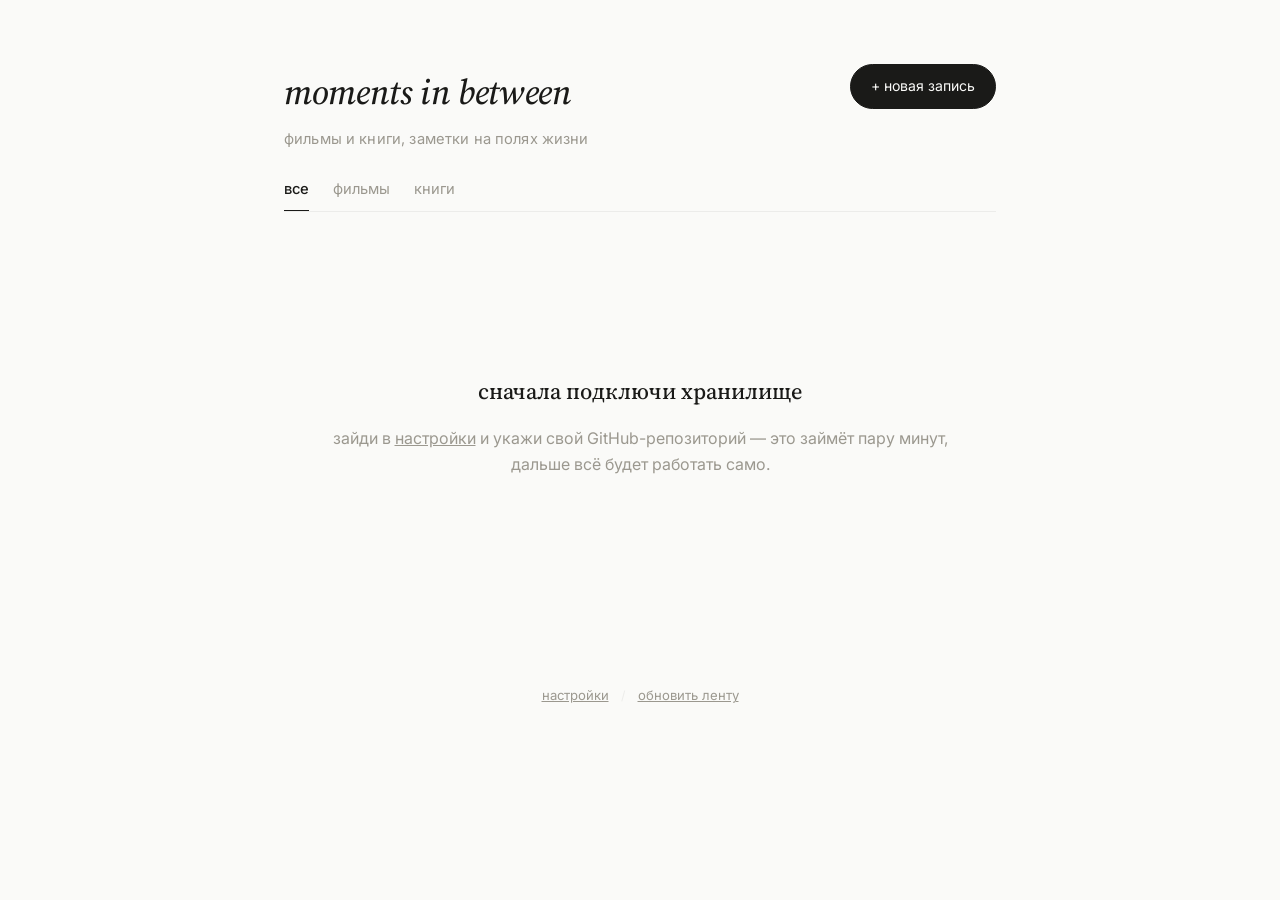
<file: index.html>
<!DOCTYPE html>
<html lang="ru">
<head>
<meta charset="UTF-8" />
<meta name="viewport" content="width=device-width, initial-scale=1.0" />
<title>moments in between</title>
<link rel="preconnect" href="https://fonts.googleapis.com">
<link rel="preconnect" href="https://fonts.gstatic.com" crossorigin>
<link href="https://fonts.googleapis.com/css2?family=Source+Serif+4:ital,wght@0,500;0,600;1,500&family=Inter:wght@400;500;600&display=swap" rel="stylesheet">
<link rel="stylesheet" href="styles.css" />
</head>
<body>

<div class="wrap">
  <header class="site">
    <div class="header-actions">
      <div>
        <h1>moments in between</h1>
        <p class="tagline">фильмы и книги, заметки на полях жизни</p>
      </div>
      <a href="add.html" class="btn primary">+ новая запись</a>
    </div>
    <nav class="tabs" id="tabs">
      <button class="active" data-filter="all">все</button>
      <button data-filter="movie">фильмы</button>
      <button data-filter="book">книги</button>
    </nav>
  </header>

  <main id="feed">
    <!-- записи рендерятся сюда -->
  </main>

  <footer class="site">
    <a href="settings.html">настройки</a>
    <span class="dot-sep" style="margin:0 8px;">/</span>
    <a href="#" id="refreshLink">обновить ленту</a>
  </footer>
</div>

<div class="modal-backdrop" id="modalBackdrop">
  <div class="modal-card" id="modalCard">
    <!-- содержимое модального окна -->
  </div>
</div>

<script src="store.js"></script>
<script>
  let allEntries = [];
  let currentFilter = "all";

  function escapeHtml(str) {
    const div = document.createElement("div");
    div.textContent = str || "";
    return div.innerHTML;
  }

  function initials(title) {
    return (title || "?").trim().slice(0, 1).toUpperCase();
  }

  function formatDate(dateStr) {
    if (!dateStr) return "";
    const d = new Date(dateStr);
    if (isNaN(d)) return dateStr;
    return d.toLocaleDateString("ru-RU", { day: "numeric", month: "long", year: "numeric" });
  }

  function renderStars(rating) {
    const n = parseInt(rating, 10);
    if (!n) return "";
    return "★".repeat(n) + "☆".repeat(5 - n);
  }

  function typeLabel(type) {
    return type === "movie" ? "фильм" : "книга";
  }

  function render() {
    const feed = document.getElementById("feed");
    const filtered = currentFilter === "all"
      ? allEntries
      : allEntries.filter((e) => e.type === currentFilter);

    if (!Store.isConfigured()) {
      feed.innerHTML = `
        <div class="empty-state">
          <h2>сначала подключи хранилище</h2>
          <p>зайди в <a href="settings.html">настройки</a> и укажи свой GitHub-репозиторий — это займёт пару минут, дальше всё будет работать само.</p>
        </div>`;
      return;
    }

    if (filtered.length === 0) {
      feed.innerHTML = `
        <div class="empty-state">
          <h2>здесь пока пусто</h2>
          <p>добавь первую запись — нажми «+ новая запись» наверху.</p>
        </div>`;
      return;
    }

    feed.innerHTML = filtered.map((e) => `
      <article class="entry" data-id="${escapeHtml(e.id)}">
        <div class="entry-cover">
          ${e.cover ? `<img src="${escapeHtml(e.cover)}" alt="" loading="lazy" />` : initials(e.title)}
        </div>
        <div class="entry-body">
          <div class="meta-row">
            <span class="tag ${e.type}">${typeLabel(e.type)}</span>
            <span class="dot-sep">/</span>
            <span class="entry-date">${formatDate(e.date)}</span>
          </div>
          <h2 class="entry-title">${escapeHtml(e.title)}</h2>
          ${e.rating ? `<div class="entry-stars">${renderStars(e.rating)}</div>` : ""}
          <p class="entry-review">${escapeHtml(e.review)}</p>
        </div>
      </article>
    `).join("");
  }

  function openModal(entry) {
    const modalCard = document.getElementById("modalCard");
    const quotesHtml = (entry.quotes || "").trim()
      ? `<div class="modal-quote">${entry.quotes.split("\n").filter(Boolean).map(q => `<p>«${escapeHtml(q)}»</p>`).join("")}</div>`
      : "";

    modalCard.innerHTML = `
      <button class="modal-close" id="modalCloseBtn" aria-label="Закрыть">✕</button>
      <div class="modal-cover">
        ${entry.cover ? `<img src="${escapeHtml(entry.cover)}" alt="" />` : initials(entry.title)}
      </div>
      <div class="modal-meta">
        <span class="tag ${entry.type}">${typeLabel(entry.type)}</span>
        <span class="dot-sep">/</span>
        <span class="entry-date">${formatDate(entry.date)}</span>
      </div>
      <h2 class="modal-title">${escapeHtml(entry.title)}</h2>
      ${entry.rating ? `<div class="modal-stars">${renderStars(entry.rating)}</div>` : ""}
      <p class="modal-review">${escapeHtml(entry.review)}</p>
      ${quotesHtml}
      <div class="modal-actions">
        <button class="btn subtle" id="modalDeleteBtn" data-id="${escapeHtml(entry.id)}">удалить запись</button>
      </div>
    `;
    document.getElementById("modalBackdrop").classList.add("open");
    document.getElementById("modalCloseBtn").addEventListener("click", closeModal);
    document.getElementById("modalDeleteBtn").addEventListener("click", handleDeleteClick);
  }

  let deleteConfirmId = null;

  async function handleDeleteClick(e) {
    const btn = e.target;
    const id = btn.dataset.id;

    if (deleteConfirmId !== id) {
      deleteConfirmId = id;
      btn.textContent = "точно удалить? нажми ещё раз";
      btn.style.color = "#a14b3f";
      btn.style.borderColor = "#a14b3f";
      return;
    }

    btn.disabled = true;
    btn.textContent = "удаляю...";
    try {
      allEntries = await Store.deleteEntry(id);
      closeModal();
      render();
    } catch (err) {
      btn.textContent = "не получилось: " + (err.message || "ошибка");
      btn.disabled = false;
    }
    deleteConfirmId = null;
  }

  function closeModal() {
    document.getElementById("modalBackdrop").classList.remove("open");
    deleteConfirmId = null;
  }

  document.getElementById("modalBackdrop").addEventListener("click", (e) => {
    if (e.target.id === "modalBackdrop") closeModal();
  });

  document.addEventListener("keydown", (e) => {
    if (e.key === "Escape") closeModal();
  });

  document.getElementById("feed").addEventListener("click", (e) => {
    const card = e.target.closest(".entry");
    if (!card) return;
    const id = card.dataset.id;
    const entry = allEntries.find((x) => String(x.id) === String(id));
    if (entry) openModal(entry);
  });

  document.getElementById("tabs").addEventListener("click", (ev) => {
    const btn = ev.target.closest("button");
    if (!btn) return;
    document.querySelectorAll("#tabs button").forEach((b) => b.classList.remove("active"));
    btn.classList.add("active");
    currentFilter = btn.dataset.filter;
    render();
  });

  document.getElementById("refreshLink").addEventListener("click", async (e) => {
    e.preventDefault();
    const feed = document.getElementById("feed");
    feed.innerHTML = `<div class="empty-state"><p>обновляю...</p></div>`;
    await init();
  });

  async function init() {
    if (Store.isConfigured()) {
      allEntries = await Store.fetchEntries();
      allEntries.sort((a, b) => (b.date || "").localeCompare(a.date || ""));
    }
    render();
  }

  init();
</script>
</body>
</html>
</file>
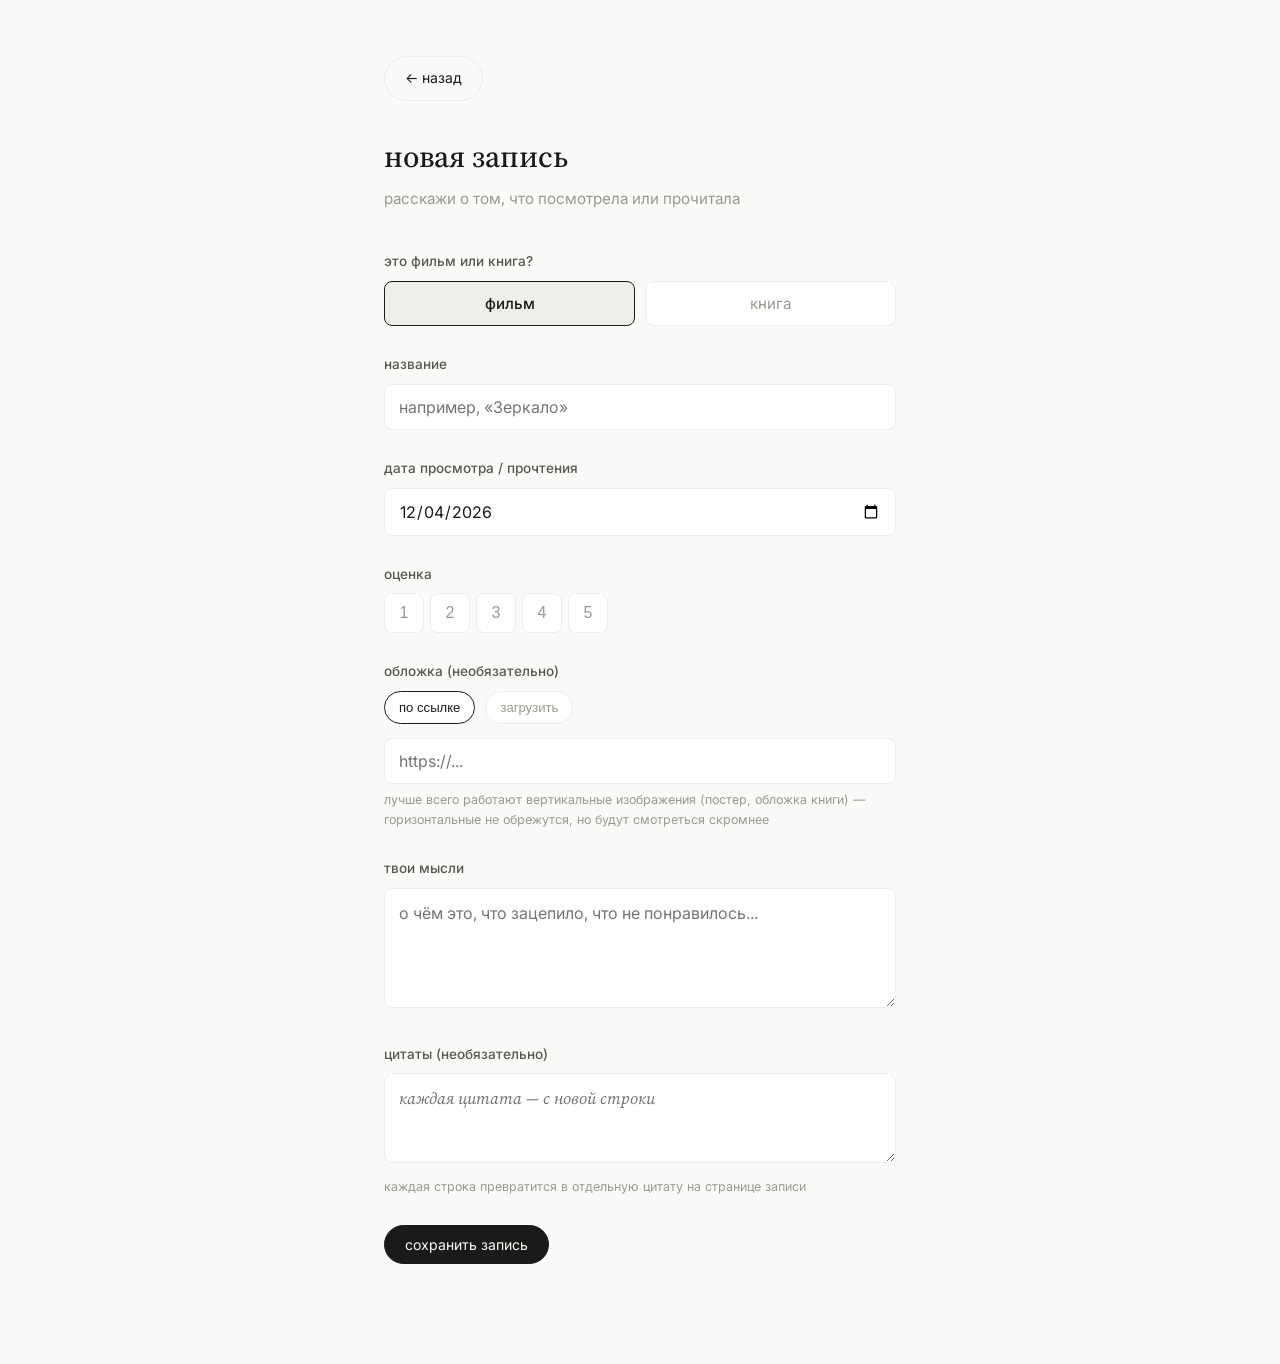
<file: add.html>
<!DOCTYPE html>
<html lang="ru">
<head>
<meta charset="UTF-8" />
<meta name="viewport" content="width=device-width, initial-scale=1.0" />
<title>новая запись — moments in between</title>
<link rel="preconnect" href="https://fonts.googleapis.com">
<link rel="preconnect" href="https://fonts.gstatic.com" crossorigin>
<link href="https://fonts.googleapis.com/css2?family=Source+Serif+4:ital,wght@0,500;0,600;1,500&family=Inter:wght@400;500;600&display=swap" rel="stylesheet">
<link rel="stylesheet" href="styles.css" />
</head>
<body>

<div class="form-page">
  <a href="index.html" class="btn" style="margin-bottom:32px; display:inline-block;">← назад</a>
  <h1>новая запись</h1>
  <p class="form-sub">расскажи о том, что посмотрела или прочитала</p>

  <form id="entryForm">
    <div class="field">
      <label>это фильм или книга?</label>
      <div class="type-toggle" id="typeToggle">
        <button type="button" data-type="movie" class="active">фильм</button>
        <button type="button" data-type="book">книга</button>
      </div>
      <input type="hidden" id="type" value="movie" />
    </div>

    <div class="field">
      <label for="title">название</label>
      <input type="text" id="title" placeholder="например, «Зеркало»" required />
    </div>

    <div class="field">
      <label for="date">дата просмотра / прочтения</label>
      <input type="date" id="date" />
    </div>

    <div class="field">
      <label>оценка</label>
      <div class="rating-row" id="ratingRow">
        <button type="button" data-rating="1">1</button>
        <button type="button" data-rating="2">2</button>
        <button type="button" data-rating="3">3</button>
        <button type="button" data-rating="4">4</button>
        <button type="button" data-rating="5">5</button>
      </div>
      <input type="hidden" id="rating" value="" />
    </div>

    <div class="field">
      <label>обложка (необязательно)</label>
      <div class="cover-toggle" id="coverToggle">
        <button type="button" data-mode="url" class="active">по ссылке</button>
        <button type="button" data-mode="upload">загрузить</button>
      </div>

      <div id="coverUrlBlock">
        <input type="url" id="cover" placeholder="https://..." />
        <p class="hint">лучше всего работают вертикальные изображения (постер, обложка книги) — горизонтальные не обрежутся, но будут смотреться скромнее</p>
      </div>

      <div id="coverUploadBlock" style="display:none;">
        <div class="cover-upload-area" id="uploadArea">нажми, чтобы выбрать изображение</div>
        <input type="file" id="coverFile" accept="image/*" style="display:none;" />
        <p class="hint">изображение сохранится прямо в файле данных — удобно для небольших картинок. Для крупных обложек лучше подходит вариант «по ссылке»</p>
      </div>

      <div class="cover-preview" id="coverPreview" style="display:none;">
        <img id="coverPreviewImg" alt="" />
      </div>
    </div>

    <div class="field">
      <label for="review">твои мысли</label>
      <textarea id="review" placeholder="о чём это, что зацепило, что не понравилось..."></textarea>
    </div>

    <div class="field">
      <label for="quotes">цитаты (необязательно)</label>
      <textarea id="quotes" class="quotes" placeholder="каждая цитата — с новой строки"></textarea>
      <p class="hint">каждая строка превратится в отдельную цитату на странице записи</p>
    </div>

    <div class="form-actions">
      <button type="submit" class="btn primary">сохранить запись</button>
      <span class="form-status" id="status"></span>
    </div>
  </form>
</div>

<script src="store.js"></script>
<script>
  document.getElementById("typeToggle").addEventListener("click", (e) => {
    const btn = e.target.closest("button");
    if (!btn) return;
    document.querySelectorAll("#typeToggle button").forEach((b) => b.classList.remove("active"));
    btn.classList.add("active");
    document.getElementById("type").value = btn.dataset.type;
  });

  document.getElementById("ratingRow").addEventListener("click", (e) => {
    const btn = e.target.closest("button");
    if (!btn) return;
    const val = btn.dataset.rating;
    const already = btn.classList.contains("active");
    document.querySelectorAll("#ratingRow button").forEach((b) => b.classList.remove("active"));
    if (already) {
      document.getElementById("rating").value = "";
    } else {
      btn.classList.add("active");
      document.getElementById("rating").value = val;
    }
  });

  document.getElementById("date").value = new Date().toISOString().slice(0, 10);

  // переключение режима обложки
  let coverMode = "url";
  let uploadedCoverDataUrl = "";

  document.getElementById("coverToggle").addEventListener("click", (e) => {
    const btn = e.target.closest("button");
    if (!btn) return;
    document.querySelectorAll("#coverToggle button").forEach((b) => b.classList.remove("active"));
    btn.classList.add("active");
    coverMode = btn.dataset.mode;
    document.getElementById("coverUrlBlock").style.display = coverMode === "url" ? "block" : "none";
    document.getElementById("coverUploadBlock").style.display = coverMode === "upload" ? "block" : "none";
    updatePreview();
  });

  document.getElementById("uploadArea").addEventListener("click", () => {
    document.getElementById("coverFile").click();
  });

  document.getElementById("coverFile").addEventListener("change", (e) => {
    const file = e.target.files[0];
    if (!file) return;
    const reader = new FileReader();
    reader.onload = () => {
      uploadedCoverDataUrl = reader.result;
      updatePreview();
    };
    reader.readAsDataURL(file);
  });

  document.getElementById("cover").addEventListener("input", updatePreview);

  function updatePreview() {
    const previewBox = document.getElementById("coverPreview");
    const img = document.getElementById("coverPreviewImg");
    let src = "";
    if (coverMode === "url") {
      src = document.getElementById("cover").value.trim();
    } else {
      src = uploadedCoverDataUrl;
    }
    if (src) {
      img.src = src;
      previewBox.style.display = "block";
    } else {
      previewBox.style.display = "none";
    }
  }

  const statusEl = document.getElementById("status");

  document.getElementById("entryForm").addEventListener("submit", async (e) => {
    e.preventDefault();

    if (!Store.isConfigured()) {
      statusEl.textContent = "сначала настрой подключение к GitHub в настройках";
      statusEl.className = "form-status error";
      return;
    }

    const title = document.getElementById("title").value.trim();
    if (!title) return;

    const cover = coverMode === "url"
      ? document.getElementById("cover").value.trim()
      : uploadedCoverDataUrl;

    const entry = {
      id: Store.makeId(),
      type: document.getElementById("type").value,
      title,
      date: document.getElementById("date").value,
      rating: document.getElementById("rating").value,
      cover,
      review: document.getElementById("review").value.trim(),
      quotes: document.getElementById("quotes").value.trim(),
    };

    const submitBtn = e.target.querySelector('button[type="submit"]');
    submitBtn.disabled = true;
    statusEl.textContent = "сохраняю...";
    statusEl.className = "form-status";

    try {
      await Store.addEntry(entry);
      statusEl.textContent = "сохранено!";
      statusEl.className = "form-status ok";
      setTimeout(() => {
        window.location.href = "index.html";
      }, 600);
    } catch (err) {
      statusEl.textContent = err.message || "не получилось сохранить";
      statusEl.className = "form-status error";
      submitBtn.disabled = false;
    }
  });
</script>
</body>
</html>
</file>
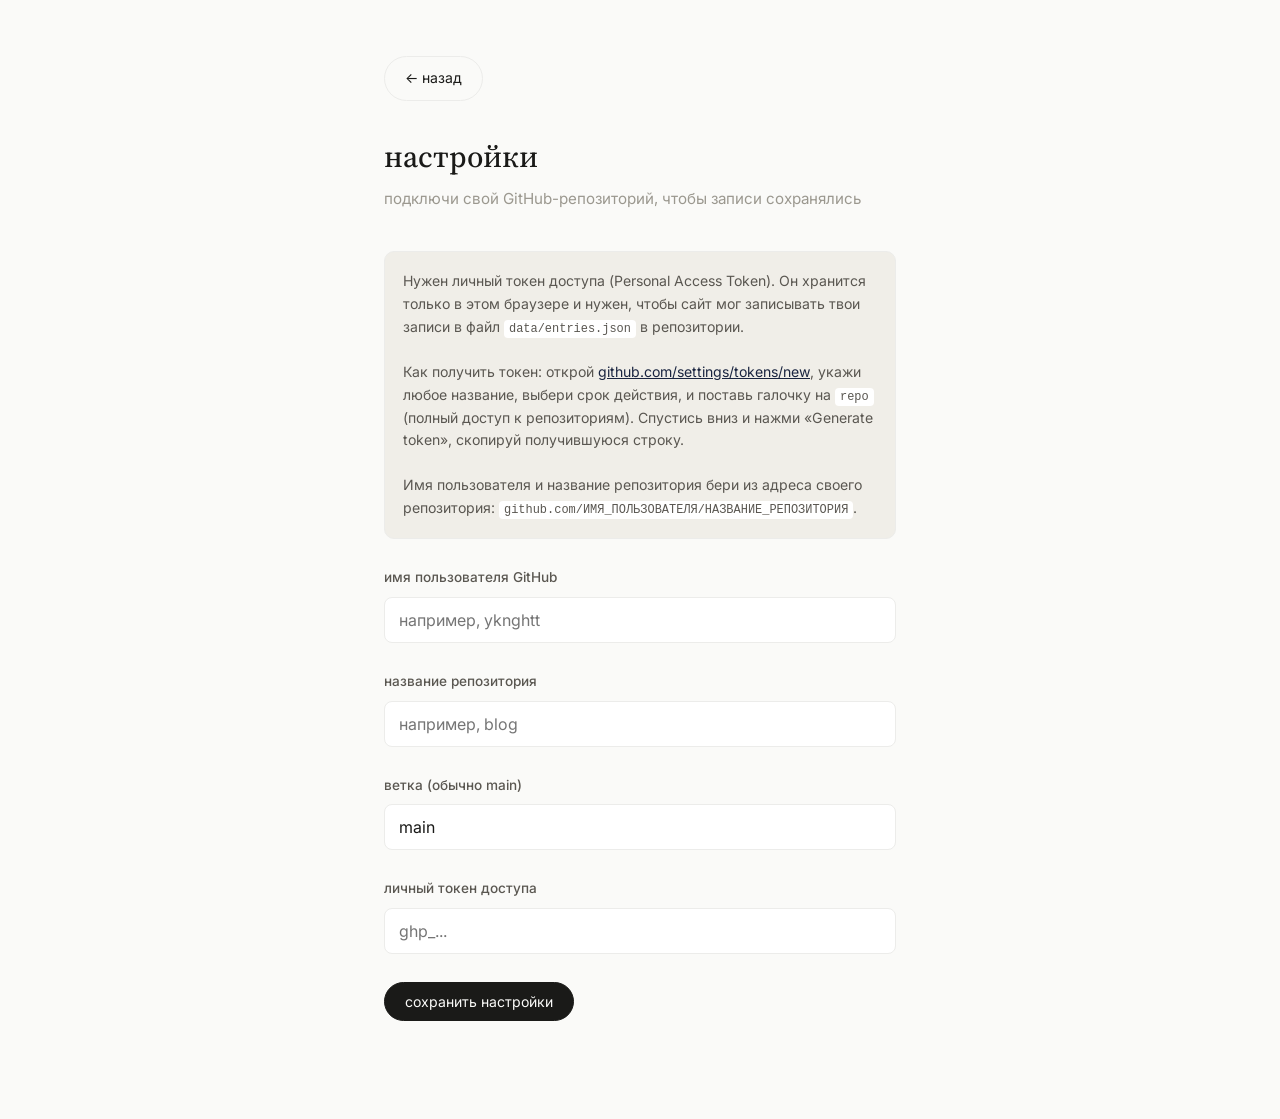
<file: settings.html>
<!DOCTYPE html>
<html lang="ru">
<head>
<meta charset="UTF-8" />
<meta name="viewport" content="width=device-width, initial-scale=1.0" />
<title>настройки — moments in between</title>
<link rel="preconnect" href="https://fonts.googleapis.com">
<link rel="preconnect" href="https://fonts.gstatic.com" crossorigin>
<link href="https://fonts.googleapis.com/css2?family=Source+Serif+4:ital,wght@0,500;0,600;1,500&family=Inter:wght@400;500;600&display=swap" rel="stylesheet">
<link rel="stylesheet" href="styles.css" />
</head>
<body>

<div class="form-page">
  <a href="index.html" class="btn" style="margin-bottom:32px; display:inline-block;">← назад</a>
  <h1>настройки</h1>
  <p class="form-sub">подключи свой GitHub-репозиторий, чтобы записи сохранялись</p>

  <div class="settings-note">
    Нужен личный токен доступа (Personal Access Token). Он хранится только в этом браузере и нужен,
    чтобы сайт мог записывать твои записи в файл <code>data/entries.json</code> в репозитории.
    <br><br>
    Как получить токен: открой
    <a href="https://github.com/settings/tokens/new" target="_blank" rel="noopener">github.com/settings/tokens/new</a>,
    укажи любое название, выбери срок действия, и поставь галочку на <code>repo</code> (полный доступ к репозиториям).
    Спустись вниз и нажми «Generate token», скопируй получившуюся строку.
    <br><br>
    Имя пользователя и название репозитория бери из адреса своего репозитория:
    <code>github.com/ИМЯ_ПОЛЬЗОВАТЕЛЯ/НАЗВАНИЕ_РЕПОЗИТОРИЯ</code>.
  </div>

  <form id="settingsForm">
    <div class="field">
      <label for="owner">имя пользователя GitHub</label>
      <input type="text" id="owner" placeholder="например, yknghtt" required />
    </div>

    <div class="field">
      <label for="repo">название репозитория</label>
      <input type="text" id="repo" placeholder="например, blog" required />
    </div>

    <div class="field">
      <label for="branch">ветка (обычно main)</label>
      <input type="text" id="branch" placeholder="main" value="main" />
    </div>

    <div class="field">
      <label for="token">личный токен доступа</label>
      <input type="text" id="token" placeholder="ghp_..." required />
    </div>

    <div class="form-actions">
      <button type="submit" class="btn primary">сохранить настройки</button>
      <span class="form-status" id="status"></span>
    </div>
  </form>
</div>

<script src="store.js"></script>
<script>
  const cfg = Store.getConfig();
  if (cfg.owner) document.getElementById("owner").value = cfg.owner;
  if (cfg.repo) document.getElementById("repo").value = cfg.repo;
  if (cfg.branch) document.getElementById("branch").value = cfg.branch;
  if (cfg.token) document.getElementById("token").value = cfg.token;

  // если случайно вставили ссылку вида https://github.com/owner/repo —
  // вытаскиваем из неё чистые значения
  function extractFromGithubUrl(value) {
    const match = value.match(/github\.com\/([^\/\s]+)\/?([^\/\s]*)/i);
    if (match) {
      return { owner: match[1] || "", repo: match[2] || "" };
    }
    return null;
  }

  document.getElementById("owner").addEventListener("blur", (e) => {
    const val = e.target.value.trim();
    const parsed = extractFromGithubUrl(val);
    if (parsed) {
      document.getElementById("owner").value = parsed.owner;
      if (parsed.repo && !document.getElementById("repo").value.trim()) {
        document.getElementById("repo").value = parsed.repo;
      }
    } else {
      e.target.value = val.replace(/^\/+|\/+$/g, "");
    }
  });

  document.getElementById("settingsForm").addEventListener("submit", (e) => {
    e.preventDefault();
    const newCfg = {
      owner: document.getElementById("owner").value.trim().replace(/^\/+|\/+$/g, ""),
      repo: document.getElementById("repo").value.trim().replace(/^\/+|\/+$/g, ""),
      branch: document.getElementById("branch").value.trim() || "main",
      token: document.getElementById("token").value.trim(),
    };
    Store.setConfig(newCfg);
    const statusEl = document.getElementById("status");
    statusEl.textContent = "сохранено! можно возвращаться на полку";
    statusEl.className = "form-status ok";
  });
</script>
</body>
</html>
</file>
<file: styles.css>
:root {
  --bg: #fafaf8;
  --bg-soft: #f0eee8;
  --ink: #1a1a18;
  --ink-soft: #5a5751;
  --ink-faint: #9b988f;
  --accent: #1a2540;
  --accent-book: #6b5a3a;
  --rule: #ececea;
  --rule-soft: #f0efec;
  --card-bg: #ffffff;
  --star: #1a1a18;

  --serif: "Source Serif 4", "Iowan Old Style", "Georgia", serif;
  --sans: "Inter", -apple-system, BlinkMacSystemFont, "Segoe UI", sans-serif;
}

* {
  box-sizing: border-box;
}

html, body {
  margin: 0;
  padding: 0;
}

body {
  background: var(--bg);
  color: var(--ink);
  font-family: var(--sans);
  line-height: 1.6;
  min-height: 100vh;
}

a {
  color: inherit;
}

.wrap {
  max-width: 760px;
  margin: 0 auto;
  padding: 0 24px;
}

header.site {
  padding: 64px 0 28px;
  margin-bottom: 8px;
}

header.site h1 {
  font-family: var(--serif);
  font-style: italic;
  font-weight: 500;
  font-size: 2.2rem;
  margin: 0 0 8px;
  letter-spacing: -0.01em;
}

header.site p.tagline {
  color: var(--ink-faint);
  margin: 0;
  font-size: 0.92rem;
  letter-spacing: 0.01em;
}

nav.tabs {
  display: flex;
  gap: 0;
  margin-top: 28px;
  border-bottom: 1px solid var(--rule);
}

nav.tabs button {
  background: none;
  border: none;
  font-family: var(--sans);
  font-size: 0.92rem;
  color: var(--ink-faint);
  padding: 0 0 12px;
  margin-right: 24px;
  cursor: pointer;
  border-bottom: 1px solid transparent;
  transition: color 0.15s ease, border-color 0.15s ease;
}

nav.tabs button.active {
  color: var(--ink);
  border-bottom-color: var(--ink);
  font-weight: 500;
}

nav.tabs button:hover {
  color: var(--ink);
}

.header-actions {
  display: flex;
  justify-content: space-between;
  align-items: flex-start;
  gap: 16px;
  flex-wrap: wrap;
}

.btn {
  display: inline-block;
  font-family: var(--sans);
  font-size: 0.88rem;
  text-decoration: none;
  padding: 10px 20px;
  border-radius: 24px;
  border: 1px solid var(--rule);
  color: var(--ink);
  background: transparent;
  cursor: pointer;
  transition: background 0.15s ease, color 0.15s ease, border-color 0.15s ease;
  white-space: nowrap;
}

.btn:hover {
  background: var(--ink);
  border-color: var(--ink);
  color: var(--bg);
}

.btn.primary {
  background: var(--ink);
  border-color: var(--ink);
  color: #fafaf8;
}

.btn.primary:hover {
  opacity: 0.85;
}

.btn.subtle {
  border-color: transparent;
  padding: 10px 14px;
}

main {
  padding: 28px 0 80px;
}

.entry {
  display: grid;
  grid-template-columns: 132px 1fr;
  gap: 24px;
  padding: 26px;
  margin-bottom: 18px;
  border: 1px solid var(--rule);
  border-radius: 12px;
  cursor: pointer;
  background: var(--card-bg);
  transition: border-color 0.15s ease, box-shadow 0.15s ease;
}

.entry:hover {
  border-color: var(--ink-faint);
}

.entry-cover {
  width: 132px;
  height: 186px;
  border-radius: 8px;
  background: var(--bg-soft);
  overflow: hidden;
  display: flex;
  align-items: center;
  justify-content: center;
  color: var(--ink-faint);
  font-family: var(--serif);
  font-size: 2.1rem;
  flex-shrink: 0;
}

.entry-cover img {
  width: 100%;
  height: 100%;
  object-fit: cover;
  object-position: center;
}

.entry-body {
  display: flex;
  flex-direction: column;
  justify-content: center;
  min-width: 0;
}

.entry-body .meta-row {
  display: flex;
  align-items: center;
  gap: 8px;
  margin-bottom: 9px;
  flex-wrap: wrap;
}

.tag {
  font-size: 0.66rem;
  letter-spacing: 0.1em;
  text-transform: uppercase;
  font-weight: 600;
}

.tag.movie {
  color: var(--accent);
}

.tag.book {
  color: var(--accent-book);
}

.dot-sep {
  color: var(--rule);
  font-size: 0.78rem;
}

.entry-date {
  font-size: 0.8rem;
  color: var(--ink-faint);
}

.entry-stars {
  color: var(--star);
  font-size: 0.95rem;
  letter-spacing: 2px;
  margin-bottom: 12px;
}

.entry-title {
  font-family: var(--serif);
  font-size: 1.5rem;
  font-weight: 500;
  margin: 0 0 8px;
  line-height: 1.25;
}

.entry-review {
  color: var(--ink-soft);
  font-size: 0.9rem;
  margin: 0;
  line-height: 1.6;
  display: -webkit-box;
  -webkit-line-clamp: 3;
  -webkit-box-orient: vertical;
  overflow: hidden;
}

.empty-state {
  text-align: center;
  padding: 80px 20px;
  color: var(--ink-faint);
}

.empty-state h2 {
  font-family: var(--serif);
  color: var(--ink);
  font-size: 1.4rem;
  margin-bottom: 8px;
  font-weight: 500;
}

.modal-backdrop {
  position: fixed;
  top: 0; left: 0; right: 0; bottom: 0;
  background: rgba(20, 18, 15, 0.5);
  display: none;
  align-items: center;
  justify-content: center;
  padding: 24px;
  z-index: 100;
  overflow-y: auto;
}

.modal-backdrop.open {
  display: flex;
}

.modal-card {
  background: var(--bg);
  border-radius: 16px;
  max-width: 520px;
  width: 100%;
  padding: 32px;
  position: relative;
  margin: auto;
}

.modal-close {
  position: absolute;
  top: 18px;
  right: 18px;
  width: 30px;
  height: 30px;
  border-radius: 50%;
  background: var(--bg-soft);
  display: flex;
  align-items: center;
  justify-content: center;
  color: var(--ink-faint);
  font-size: 14px;
  cursor: pointer;
  border: none;
}

.modal-close:hover {
  color: var(--ink);
}

.modal-cover {
  width: 100%;
  max-width: 220px;
  aspect-ratio: 2 / 3;
  background: var(--bg-soft);
  border-radius: 10px;
  display: flex;
  align-items: center;
  justify-content: center;
  font-family: var(--serif);
  color: var(--ink-faint);
  font-size: 3rem;
  margin: 0 auto 22px;
  overflow: hidden;
}

.modal-cover img {
  width: 100%;
  height: 100%;
  object-fit: cover;
  object-position: center;
}

.modal-meta {
  display: flex;
  align-items: center;
  gap: 8px;
  margin-bottom: 9px;
  flex-wrap: wrap;
}

.modal-title {
  font-family: var(--serif);
  font-size: 1.7rem;
  font-weight: 500;
  margin: 0 0 10px;
}

.modal-stars {
  color: var(--star);
  font-size: 1.05rem;
  letter-spacing: 2px;
  margin-bottom: 20px;
}

.modal-review {
  font-size: 0.94rem;
  color: var(--ink);
  line-height: 1.7;
  margin: 0 0 18px;
  white-space: pre-wrap;
}

.modal-quote {
  border-left: 2px solid var(--rule);
  padding-left: 16px;
  margin: 20px 0;
}

.modal-quote p {
  margin: 0 0 10px;
  font-family: var(--serif);
  font-style: italic;
  font-size: 0.94rem;
  color: var(--ink-soft);
  line-height: 1.6;
  white-space: pre-wrap;
}

.modal-quote p:last-child {
  margin-bottom: 0;
}

.modal-actions {
  margin-top: 24px;
  display: flex;
  justify-content: flex-end;
}

.form-page {
  max-width: 560px;
  margin: 0 auto;
  padding: 56px 24px 100px;
}

.form-page h1 {
  font-family: var(--serif);
  font-size: 1.9rem;
  margin: 0 0 6px;
  font-weight: 500;
}

.form-page .form-sub {
  color: var(--ink-faint);
  margin: 0 0 40px;
  font-size: 0.95rem;
}

.field {
  margin-bottom: 28px;
}

.field label {
  display: block;
  font-size: 0.85rem;
  color: var(--ink-soft);
  margin-bottom: 8px;
  font-weight: 500;
}

.field .hint {
  font-size: 0.78rem;
  color: var(--ink-faint);
  margin-top: 6px;
}

.field input[type="text"],
.field input[type="date"],
.field input[type="url"],
.field textarea,
.field select {
  width: 100%;
  font-family: var(--sans);
  font-size: 1rem;
  padding: 12px 14px;
  border: 1px solid var(--rule);
  border-radius: 8px;
  background: var(--card-bg);
  color: var(--ink);
}

.field input:focus,
.field textarea:focus,
.field select:focus {
  outline: none;
  border-color: var(--ink-soft);
}

.field textarea {
  resize: vertical;
  min-height: 120px;
  line-height: 1.6;
}

.field textarea.quotes {
  min-height: 90px;
  font-family: var(--serif);
  font-style: italic;
}

.type-toggle {
  display: flex;
  gap: 10px;
}

.type-toggle button {
  flex: 1;
  padding: 12px;
  border: 1px solid var(--rule);
  background: var(--card-bg);
  border-radius: 8px;
  cursor: pointer;
  font-family: var(--sans);
  font-size: 0.95rem;
  color: var(--ink-faint);
  transition: all 0.15s ease;
}

.type-toggle button.active {
  border-color: var(--ink);
  color: var(--ink);
  background: var(--bg-soft);
  font-weight: 500;
}

.rating-row {
  display: flex;
  gap: 6px;
}

.rating-row button {
  width: 40px;
  height: 40px;
  border: 1px solid var(--rule);
  background: var(--card-bg);
  border-radius: 8px;
  cursor: pointer;
  font-size: 1rem;
  color: var(--ink-faint);
}

.rating-row button.active {
  background: var(--ink);
  border-color: var(--ink);
  color: #fafaf8;
}

.cover-toggle {
  display: flex;
  gap: 10px;
  margin-bottom: 14px;
}

.cover-toggle button {
  padding: 8px 14px;
  border: 1px solid var(--rule);
  background: var(--card-bg);
  border-radius: 20px;
  cursor: pointer;
  font-size: 0.82rem;
  color: var(--ink-faint);
}

.cover-toggle button.active {
  border-color: var(--ink);
  color: var(--ink);
  font-weight: 500;
}

.cover-upload-area {
  border: 1px dashed var(--rule);
  border-radius: 10px;
  padding: 18px;
  text-align: center;
  color: var(--ink-faint);
  font-size: 0.85rem;
  cursor: pointer;
}

.cover-preview {
  margin-top: 12px;
  width: 110px;
  aspect-ratio: 2 / 3;
  border-radius: 8px;
  overflow: hidden;
  background: var(--bg-soft);
}

.cover-preview img {
  width: 100%;
  height: 100%;
  object-fit: cover;
}

.form-actions {
  display: flex;
  gap: 12px;
  margin-top: 12px;
  align-items: center;
}

.form-status {
  font-size: 0.88rem;
  color: var(--ink-faint);
}

.form-status.error {
  color: #a14b3f;
}

.form-status.ok {
  color: var(--ink);
}

.settings-note {
  background: var(--bg-soft);
  border: 1px solid var(--rule);
  border-radius: 10px;
  padding: 18px;
  font-size: 0.88rem;
  color: var(--ink-soft);
  margin-bottom: 28px;
}

.settings-note a {
  color: var(--accent);
  text-decoration: underline;
}

.settings-note code {
  background: var(--card-bg);
  padding: 2px 5px;
  border-radius: 4px;
  font-size: 0.85em;
}

footer.site {
  text-align: center;
  padding: 32px 0 60px;
  color: var(--ink-faint);
  font-size: 0.82rem;
}

@media (max-width: 560px) {
  header.site {
    padding: 40px 0 24px;
  }
  header.site h1 {
    font-size: 1.8rem;
  }
  .entry {
    grid-template-columns: 88px 1fr;
    gap: 16px;
    padding: 18px;
  }
  .entry-cover {
    width: 88px;
    height: 124px;
    font-size: 1.4rem;
  }
  .entry-title {
    font-size: 1.2rem;
  }
  .modal-card {
    padding: 24px;
  }
}
</file>
